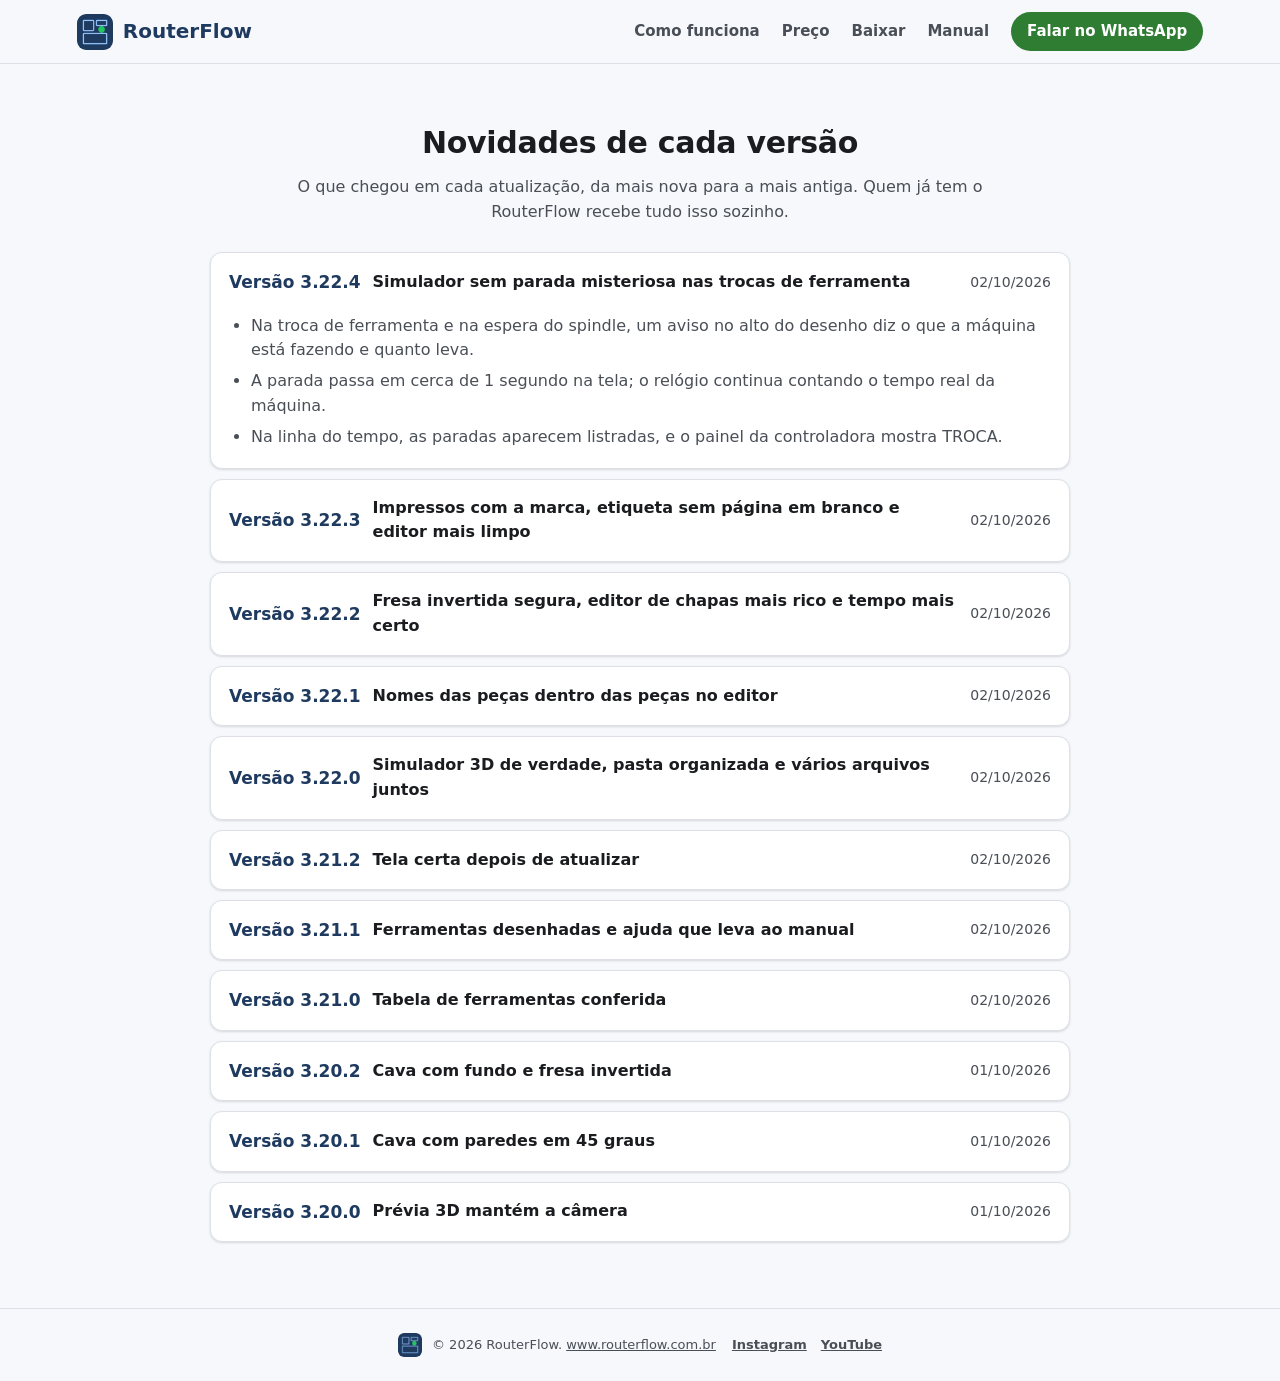
<file: novidades.html>
<!DOCTYPE html>
<html lang="pt-BR">
<head>
<meta charset="utf-8">
<meta name="viewport" content="width=device-width, initial-scale=1">
<title>Novidades do RouterFlow: todas as versões</title>
<meta name="description" content="O que chegou em cada versão do RouterFlow, software para marcenarias com router CNC.">
<link rel="canonical" href="https://www.routerflow.com.br/novidades.html">
<link rel="icon" href="img/logo.png">
<link rel="stylesheet" href="site.css?v=20261003">
</head>
<body>
<header class="top">
  <a class="brand" href="index.html" aria-label="RouterFlow, página inicial"><img src="img/logo.png" alt="" width="36" height="36"><span>RouterFlow</span></a>
  <nav id="menu" aria-label="Seções do site">
    <a href="index.html#como">Como funciona</a>
    <a href="index.html#preco">Preço</a>
    <a href="index.html#baixar">Baixar</a>
    <a href="manual.html">Manual</a>
    <a href="index.html#contato" class="cta">Falar no WhatsApp</a>
  </nav>
</header>
<main>
<section class="block">
  <h2>Novidades de cada versão</h2>
  <p class="sub">O que chegou em cada atualização, da mais nova para a mais antiga. Quem já tem o RouterFlow recebe tudo isso sozinho.</p>
  <div class="news-list">
    <details open><summary><b>Versão 3.22.4</b><span class="news-t">Simulador sem parada misteriosa nas trocas de ferramenta</span><span class="news-d">02/10/2026</span></summary><ul><li>Na troca de ferramenta e na espera do spindle, um aviso no alto do desenho diz o que a máquina está fazendo e quanto leva.</li><li>A parada passa em cerca de 1 segundo na tela; o relógio continua contando o tempo real da máquina.</li><li>Na linha do tempo, as paradas aparecem listradas, e o painel da controladora mostra TROCA.</li></ul></details>
<details><summary><b>Versão 3.22.3</b><span class="news-t">Impressos com a marca, etiqueta sem página em branco e editor mais limpo</span><span class="news-d">02/10/2026</span></summary><ul><li>Etiqueta 100 x 60 sem a página em branco no começo, com a logo, medidas sem ,0, nome comprido em duas linhas e a cópia da peça (2 de 3).</li><li>Mapa, ficha e furação de topo com a logo e o nome RouterFlow; o botão de cada impresso refaz o arquivo no formato novo, até em projeto antigo.</li><li>Editor de chapas: Usinagem, Fita de borda e Medidas começam desligados, o rasgo sai reto e a fita é um traço fino por dentro da borda.</li></ul></details>
<details><summary><b>Versão 3.22.2</b><span class="news-t">Fresa invertida segura, editor de chapas mais rico e tempo mais certo</span><span class="news-d">02/10/2026</span></summary><ul><li>Fresa invertida desce fora da peça e entra de lado; o encaixe deixa o espaço e cada programa é conferido antes de ir para a máquina.</li><li>Editor de chapas: usinagem e fita dentro das peças, cor por módulo, medidas ao mover, todas as chapas de uma vez e busca de peça.</li><li>Tempo estimado mais perto do real (o fator voltou para 1), sobras que mostram para quais peças servem e o botão Arquivos do projeto.</li></ul></details>
<details><summary><b>Versão 3.22.1</b><span class="news-t">Nomes das peças dentro das peças no editor</span><span class="news-d">02/10/2026</span></summary><ul><li>Editor de chapas: o nome de cada peça cabe nela; peça estreita escreve na vertical e a pequena mostra o nome ao passar o mouse.</li><li>O botão Aplicar e regravar não fica mais cortado no painel.</li></ul></details>
<details><summary><b>Versão 3.22.0</b><span class="news-t">Simulador 3D de verdade, pasta organizada e vários arquivos juntos</span><span class="news-d">02/10/2026</span></summary><ul><li>Conferir e simular em 3D de verdade: a chapa perde material no formato de cada ferramenta e, no fim, você gira a chapa cortada.</li><li>Pasta do projeto com nome legível e as pastas Programas da router, Desenhos DXF, Para imprimir e Listas; o material não repete mais a espessura.</li><li>Adicionar arquivo soma CSV, Excel e listas do Gerador no mesmo projeto, cada material nas suas chapas.</li></ul></details>
<details><summary><b>Versão 3.21.2</b><span class="news-t">Tela certa depois de atualizar</span><span class="news-d">02/10/2026</span></summary><ul><li>Depois de atualizar, a janela mostra sempre a tela da versão nova.</li><li>O RouterFlow fixado na barra de tarefas abre sempre a versão instalada. Quem fixou antes: desafixe e fixe de novo.</li></ul></details>
<details><summary><b>Versão 3.21.1</b><span class="news-t">Ferramentas desenhadas e ajuda que leva ao manual</span><span class="news-d">02/10/2026</span></summary><ul><li>Ferramentas: o botão Ver as ferramentas desenhadas mostra cada posição do magazine com o desenho e o que o programa faz com ela.</li><li>O ? de cada tópico e de cada tela abre o manual no lugar certo.</li><li>Importar configuração de outro computador como máquina nova, sem perder a sua.</li></ul></details>
<details><summary><b>Versão 3.21.0</b><span class="news-t">Tabela de ferramentas conferida</span><span class="news-d">02/10/2026</span></summary><ul><li>O quadro O que cada ferramenta faz mostra qual ferramenta o programa usa em cada trabalho e avisa o que está errado.</li><li>O número T é a posição da ferramenta no magazine da router.</li><li>Gerador de peças: Como a router faz, etapa por etapa, e números das peças no 3D.</li></ul></details>
<details><summary><b>Versão 3.20.2</b><span class="news-t">Cava com fundo e fresa invertida</span><span class="news-d">01/10/2026</span></summary><ul><li>Porta com cava: fresa reta no fundo e fresa invertida na parede, por baixo da face.</li><li>Cava no canto sai reta até a lateral da porta, sem borda.</li><li>Prévia 3D com material laqueado.</li></ul></details>
<details><summary><b>Versão 3.20.1</b><span class="news-t">Cava com paredes em 45 graus</span><span class="news-d">01/10/2026</span></summary><ul><li>Porta com cava com fundo e paredes em 45 graus (fresa V).</li><li>As medidas do Gerador vão até o tamanho da chapa cadastrada.</li></ul></details>
<details><summary><b>Versão 3.20.0</b><span class="news-t">Prévia 3D mantém a câmera</span><span class="news-d">01/10/2026</span></summary><ul><li>Mudar uma medida no Gerador não volta a prévia 3D para a vista padrão.</li></ul></details>
  </div>
</section>
</main>
<footer><img src="img/logo.png" alt="" width="24" height="24"><span>© 2026 RouterFlow. <a href="index.html">www.routerflow.com.br</a></span><span class="soc"><a href="https://www.instagram.com/routerflow/" target="_blank" rel="noopener">Instagram</a><a href="https://www.youtube.com/@routerflow" target="_blank" rel="noopener">YouTube</a></span></footer>
</body>
</html>
</file>
<file: site.css>
/* Site do RouterFlow. Mesmos tokens da interface do programa. */
:root {
  --font: "Segoe UI Variable Text", "Segoe UI", Roboto, system-ui, sans-serif;
  --primary: #1f3a5f; --primary-hover: #2b4f7e; --primary-container: #d6e4fb; --on-primary-container: #0a1f3c;
  --secondary: #2e7d32; --secondary-hover: #256b29;
  --surface: #f6f8fb; --surface-bright: #fff; --surface-low: #eef2f6;
  --on-surface: #1a1c1f; --on-surface-variant: #4a4f57; --outline-variant: #dde1e7;
  --r-md: 12px; --r-lg: 16px; --r-xl: 28px;
  --e1: 0 1px 2px rgba(0,0,0,.06), 0 1px 3px rgba(0,0,0,.08);
  --e2: 0 2px 6px rgba(0,0,0,.08), 0 4px 12px rgba(0,0,0,.08);
}
* { box-sizing: border-box; }
html { scroll-behavior: smooth; }
body { margin: 0; font-family: var(--font); color: var(--on-surface); background: var(--surface); line-height: 1.55; font-size: 16px; }
img { max-width: 100%; height: auto; display: block; }
h1, h2, h3 { margin: 0; letter-spacing: -0.01em; }
h2 { font-size: 30px; text-align: center; }
h3 { font-size: 18px; }
p { margin: 0 0 12px; }
a { color: var(--primary); }
.sub { text-align: center; color: var(--on-surface-variant); max-width: 720px; margin: 8px auto 28px; }
.fine { color: var(--on-surface-variant); font-size: 14px; }

.top { position: sticky; top: 0; z-index: 10; display: flex; align-items: center; justify-content: space-between; padding: 12px 6vw; background: rgba(246,248,251,.92); backdrop-filter: blur(8px); border-bottom: 1px solid var(--outline-variant); }
.brand { display: flex; align-items: center; gap: 10px; text-decoration: none; color: var(--primary); font-weight: 700; font-size: 20px; }
.brand img { width: 36px; height: 36px; border-radius: 9px; }
.top nav { display: flex; gap: 22px; align-items: center; }
.top nav a { text-decoration: none; color: var(--on-surface-variant); font-weight: 600; font-size: 15px; }
.top nav a.cta { background: var(--secondary); color: #fff; padding: 8px 16px; border-radius: 999px; }

.btn { display: inline-flex; align-items: center; gap: 8px; text-decoration: none; font-weight: 700; padding: 12px 24px; border-radius: 999px; border: 1px solid transparent; }
.btn.go { background: var(--secondary); color: #fff; box-shadow: var(--e1); }
.btn.go:hover { background: var(--secondary-hover); }
.btn.outline { color: var(--primary); border-color: #c3c7ce; background: #fff; }

.hero { display: grid; grid-template-columns: 1.05fr 1fr; gap: 40px; align-items: center; padding: 56px 6vw 40px; }
.kicker { color: var(--secondary); font-weight: 700; text-transform: uppercase; letter-spacing: .08em; font-size: 13px; }
.hero h1 { font-size: 42px; line-height: 1.1; color: var(--primary); margin-bottom: 14px; }
.lead { font-size: 18px; color: var(--on-surface-variant); }
.actions { display: flex; gap: 12px; flex-wrap: wrap; margin: 20px 0 12px; }
.hero-shot { border-radius: var(--r-lg); box-shadow: var(--e2); border: 1px solid var(--outline-variant); }

.block { padding: 56px 6vw; }
.block.alt { background: var(--surface-low); }
.steps { display: grid; grid-template-columns: repeat(4, 1fr); gap: 18px; margin-bottom: 32px; }
.step { background: var(--surface-bright); border-radius: var(--r-lg); padding: 22px; box-shadow: var(--e1); border: 1px solid var(--outline-variant); }
.step span { display: inline-flex; width: 34px; height: 34px; border-radius: 10px; background: var(--primary); color: #fff; align-items: center; justify-content: center; font-weight: 700; margin-bottom: 12px; }
.step p { color: var(--on-surface-variant); margin: 6px 0 0; font-size: 15px; }
.shot { margin: 0 auto; max-width: 980px; }
.shot img { border-radius: var(--r-lg); box-shadow: var(--e2); border: 1px solid var(--outline-variant); }
figcaption { text-align: center; color: var(--on-surface-variant); font-size: 14px; margin-top: 10px; }

.cards { display: grid; grid-template-columns: repeat(3, 1fr); gap: 18px; }
.card { background: var(--surface-bright); border-radius: var(--r-lg); padding: 22px; border: 1px solid var(--outline-variant); box-shadow: var(--e1); }
.card p { color: var(--on-surface-variant); margin: 8px 0 0; font-size: 15px; }
.gallery { display: grid; grid-template-columns: repeat(3, 1fr); gap: 18px; margin-top: 28px; }
.gallery img { border-radius: var(--r-md); border: 1px solid var(--outline-variant); box-shadow: var(--e1); }

.features { display: grid; grid-template-columns: repeat(3, 1fr); gap: 22px 32px; margin-bottom: 36px; }
.features h3 { color: var(--primary); margin-bottom: 6px; }
.features p { color: var(--on-surface-variant); font-size: 15px; margin: 0; }
.two { display: grid; grid-template-columns: 1fr 1fr; gap: 24px; }

.price { display: grid; grid-template-columns: 1fr 1.2fr; gap: 28px; align-items: start; max-width: 1000px; margin: 0 auto; }
.plan { background: var(--surface-bright); border-radius: var(--r-xl); padding: 28px; box-shadow: var(--e2); border: 2px solid var(--primary-container); }
.value { font-size: 44px; font-weight: 800; color: var(--primary); margin: 8px 0 12px; }
.value span { font-size: 18px; font-weight: 600; color: var(--on-surface-variant); }
.plan ul { padding-left: 20px; color: var(--on-surface-variant); margin: 0 0 20px; }
.plan li { margin: 4px 0; }
.compare { color: var(--on-surface-variant); padding-top: 8px; }
.compare h3 { color: var(--primary); margin-bottom: 8px; }

.contact { display: flex; gap: 12px; justify-content: center; flex-wrap: wrap; margin: 12px 0 18px; }
.social-t { margin-top: 28px; }
.contact.social { margin-bottom: 0; }
.btn svg { flex: none; }
#contato .fine { text-align: center; max-width: 640px; margin: 0 auto; }

footer { display: flex; align-items: center; justify-content: center; gap: 10px; padding: 24px 6vw; color: var(--on-surface-variant); font-size: 13px; border-top: 1px solid var(--outline-variant); }
footer img { width: 24px; height: 24px; border-radius: 6px; }

@media (max-width: 900px) {
  .hero, .price, .two { grid-template-columns: 1fr; }
  .steps, .cards, .gallery, .features { grid-template-columns: 1fr 1fr; }
  .hero h1 { font-size: 32px; }
  .top nav a:not(.cta) { display: none; }
}
@media (max-width: 560px) {
  .steps, .cards, .gallery, .features { grid-template-columns: 1fr; }
  h2 { font-size: 24px; }
}
.calc { width: 100%; border-collapse: collapse; margin: 6px 0 18px; font-size: 15px; }
.calc td { padding: 6px 4px; border-bottom: 1px solid var(--outline-variant); }
.calc td:last-child { text-align: right; font-weight: 600; white-space: nowrap; }
.calc .total td { color: var(--secondary); font-weight: 800; border-top: 2px solid var(--secondary); }

/* Por que existe */
.why { max-width: 860px; margin: 0 auto; color: var(--on-surface-variant); font-size: 17px; }

/* Download */
.download { display: grid; grid-template-columns: 1fr 1.3fr; gap: 28px; align-items: start; max-width: 1000px; margin: 0 auto; }
.dl-box { background: var(--surface-bright); border-radius: var(--r-xl); padding: 28px; box-shadow: var(--e2); border: 2px solid var(--primary-container); text-align: center; }
.dl-ver { color: var(--primary); font-weight: 700; }
.btn.big { font-size: 18px; padding: 16px 30px; margin: 8px 0 14px; }
.dl-steps h3 { color: var(--primary); margin-bottom: 8px; }
.dl-steps ol { padding-left: 22px; color: var(--on-surface-variant); margin: 0; }
.dl-steps li { margin: 6px 0; }
.plan li b { color: var(--secondary); }
@media (max-width: 900px) { .download { grid-template-columns: 1fr; } }

/* Acessibilidade e menu no celular */
.skip { position: absolute; left: -9999px; top: 8px; background: var(--primary); color: #fff; padding: 8px 14px; border-radius: 8px; z-index: 20; }
.skip:focus { left: 8px; }
.menu-btn { display: none; background: var(--primary); color: #fff; border: 0; border-radius: 999px; padding: 8px 16px; font-weight: 700; font-size: 15px; cursor: pointer; }
main { display: block; }

/* Para quem é */
.who { display: grid; grid-template-columns: repeat(3, 1fr); gap: 18px; max-width: 1000px; margin: 28px auto 0; }
.who div { background: var(--surface-bright); border-radius: var(--r-lg); padding: 20px; border: 1px solid var(--outline-variant); box-shadow: var(--e1); }
.who h3 { color: var(--primary); margin-bottom: 6px; }
.who p { color: var(--on-surface-variant); font-size: 15px; margin: 0; }

/* Passos como lista */
ol.steps { list-style: none; padding: 0; margin: 0 0 32px; }

/* Dúvidas frequentes */
.faq { max-width: 860px; margin: 0 auto; }
.faq details { background: var(--surface-bright); border: 1px solid var(--outline-variant); border-radius: var(--r-md); padding: 4px 18px; margin-bottom: 10px; box-shadow: var(--e1); }
.faq summary { cursor: pointer; font-weight: 700; color: var(--primary); padding: 12px 0; font-size: 17px; list-style: none; display: flex; justify-content: space-between; align-items: center; gap: 12px; }
.faq summary::-webkit-details-marker { display: none; }
.faq summary::after { content: "+"; font-size: 22px; color: var(--on-surface-variant); flex: none; }
.faq details[open] summary::after { content: "\2013"; }
.faq p { color: var(--on-surface-variant); margin: 0 0 14px; }
footer a { color: inherit; }
footer { flex-wrap: wrap; }
footer .soc { display: inline-flex; gap: 14px; margin-left: 6px; }
footer .soc a { font-weight: 600; }
@media (max-width: 700px) { footer { text-align: center; } footer .soc { margin-left: 0; } }

@media (max-width: 900px) {
  .menu-btn { display: inline-flex; }
  .top nav { display: none; position: absolute; left: 0; right: 0; top: 100%; flex-direction: column; gap: 0; background: var(--surface-bright); border-bottom: 1px solid var(--outline-variant); box-shadow: var(--e2); }
  .top nav a { display: block; padding: 14px 6vw; border-top: 1px solid var(--outline-variant); }
  .top nav a.cta { border-radius: 0; text-align: center; }
  body.menu-open .top nav { display: flex; }
  .who { grid-template-columns: 1fr; }
}

/* Ampliar imagens */
img.zoom { cursor: zoom-in; }
.lightbox { position: fixed; inset: 0; z-index: 50; background: rgba(10, 16, 26, .92); display: flex; align-items: center; justify-content: center; padding: 16px; }
.lightbox[hidden] { display: none; }
.lightbox figure { margin: 0; max-width: 100%; max-height: 100%; display: flex; flex-direction: column; align-items: center; gap: 10px; }
.lightbox img { max-width: min(96vw, 1800px); max-height: 86vh; width: auto; height: auto; border-radius: 10px; box-shadow: 0 12px 40px rgba(0,0,0,.6); background: #fff; cursor: zoom-out; }
.lightbox figcaption { color: #dbe6f7; font-size: 15px; text-align: center; max-width: 900px; }
.lb-close { position: fixed; top: 14px; right: 16px; background: #fff; color: var(--primary); border: 0; border-radius: 999px; padding: 10px 18px; font-weight: 700; font-size: 15px; cursor: pointer; box-shadow: var(--e2); }
body.lb-open { overflow: hidden; }
.shot img, .gallery img, .hero-shot { image-rendering: auto; }

/* Novidades */
.news-list { max-width: 860px; margin: 0 auto; }
.news-list details { background: var(--surface-bright); border: 1px solid var(--outline-variant); border-radius: var(--r-md); padding: 4px 18px; margin-bottom: 10px; box-shadow: var(--e1); }
.news-list summary { cursor: pointer; padding: 12px 0; list-style: none; display: flex; gap: 12px; align-items: center; flex-wrap: wrap; }
.news-list summary::-webkit-details-marker { display: none; }
.news-list summary b { color: var(--primary); font-size: 17px; }
.news-list .news-t { flex: 1; font-weight: 600; }
.news-list .news-d { color: var(--on-surface-variant); font-size: 14px; }
.news-list ul { color: var(--on-surface-variant); margin: 0 0 14px; padding-left: 22px; }
.news-list li { margin: 6px 0; }

/* topo: três resultados em lista curta */
.hero-list { list-style: none; padding: 0; margin: 14px 0 0; display: grid; gap: 8px; }
.hero-list li { position: relative; padding-left: 30px; font-size: 16.5px; color: var(--on-surface); line-height: 1.45; }
.hero-list li::before { content: ""; position: absolute; left: 4px; top: 4px; width: 7px; height: 13px; border: solid var(--secondary); border-width: 0 3px 3px 0; transform: rotate(45deg); }
/* hoje x com o RouterFlow */
.ad { display: grid; grid-template-columns: 1fr 1fr; gap: 18px; max-width: 1000px; margin: 22px auto 0; }
.ad > div { border-radius: var(--r-lg); padding: 20px 22px; box-shadow: var(--e1); }
.ad .antes { background: #fff5f3; border: 1px solid #f1cfc9; }
.ad .depois { background: #f0f8f0; border: 1px solid #c3e2c5; }
.ad h3 { margin: 0 0 10px; }
.ad .antes h3 { color: #a83224; } .ad .depois h3 { color: var(--secondary); }
.ad ul { list-style: none; padding: 0; margin: 0; display: grid; gap: 9px; }
.ad li { position: relative; padding-left: 26px; font-size: 15.5px; line-height: 1.45; color: var(--on-surface); }
.ad .antes li::before, .ad .antes li::after { content: ""; position: absolute; left: 4px; top: 10px; width: 13px; height: 3px; background: #c0392b; border-radius: 2px; transform: rotate(45deg); }
.ad .antes li::after { transform: rotate(-45deg); }
.ad .depois li::before { content: ""; position: absolute; left: 6px; top: 3px; width: 6px; height: 12px; border: solid var(--secondary); border-width: 0 3px 3px 0; transform: rotate(45deg); }
.more { text-align: center; color: var(--on-surface-variant); margin-top: 10px; }
.news-all { text-align: center; margin-top: 12px; }
@media (max-width: 900px) { .ad { grid-template-columns: 1fr; } }

/* Tudo o que você leva: grupos em grade, cada item com um tique */
.leva { display: grid; grid-template-columns: repeat(auto-fit, minmax(300px, 1fr)); gap: 18px; max-width: 1180px; margin: 0 auto; }
.leva-g { background: var(--surface-bright); border: 1px solid var(--outline-variant); border-radius: var(--r-lg); padding: 20px 22px; }
.leva-g h3 { color: var(--primary); margin: 0 0 10px; }
.leva-g ul { list-style: none; margin: 0; padding: 0; display: flex; flex-direction: column; gap: 7px; }
.leva-g li { position: relative; padding-left: 24px; color: var(--on-surface-variant); font-size: 15px; line-height: 1.45; }
.leva-g li::before { content: ""; position: absolute; left: 2px; top: 5px; width: 10px; height: 6px; border-left: 2.5px solid var(--secondary); border-bottom: 2.5px solid var(--secondary); transform: rotate(-45deg); }
.leva-inc { border: 2px solid var(--secondary); }
.compare p b { color: var(--primary); }
.leva-inc { grid-column: 1 / -1; }
.leva-inc ul { display: grid; grid-template-columns: repeat(auto-fit, minmax(300px, 1fr)); gap: 7px 28px; }
</file>
